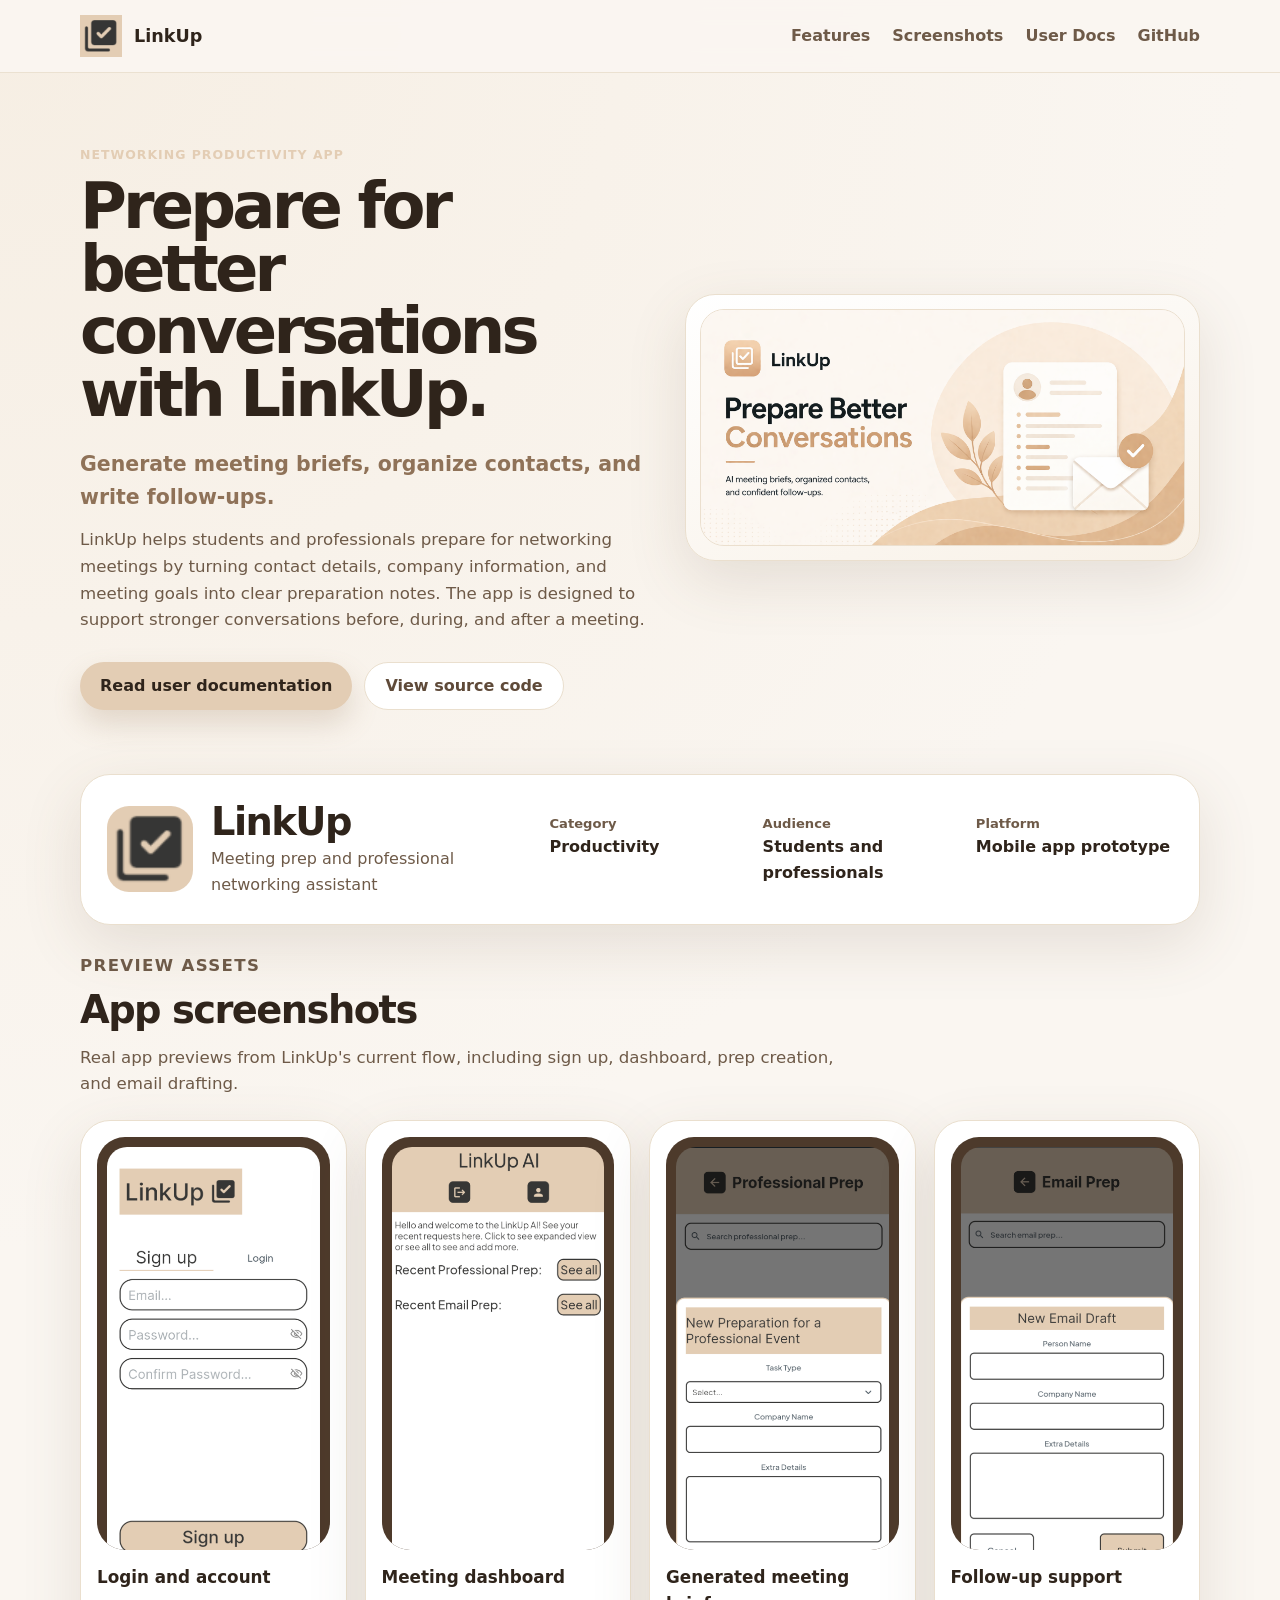
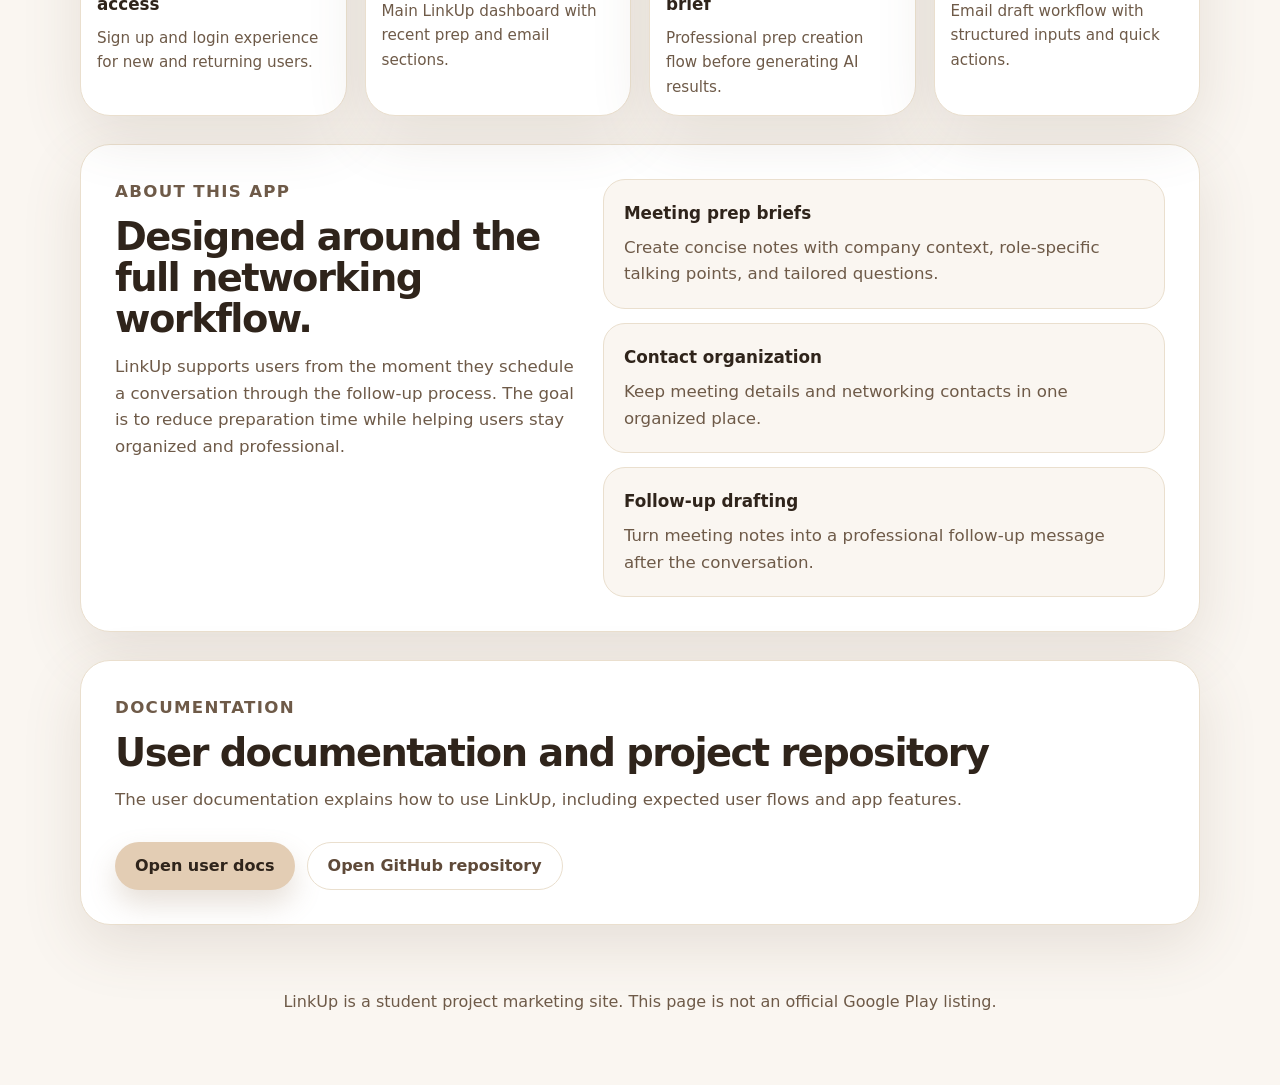
<file: index.html>
<!DOCTYPE html>
<html lang="en">
<head>
  <meta charset="UTF-8" />
  <meta name="viewport" content="width=device-width, initial-scale=1.0" />
  <meta name="description" content="LinkUp helps users prepare for networking conversations, organize contacts, and draft professional follow-ups." />
  <title>LinkUp | Meeting Prep and Networking Assistant</title>
  <link rel="stylesheet" href="style.css" />
</head>
<body>
  <header class="site-header">
    <nav class="nav">
      <a class="brand" href="#top" aria-label="LinkUp home">
        <img src="images/logo.png" alt="LinkUp app icon" />
        <span>LinkUp</span>
      </a>
      <div class="nav-links">
        <a href="#features">Features</a>
        <a href="#screenshots">Screenshots</a>
        <a href="#docs">User Docs</a>
        <a href="https://github.com/DarthPotato/LinkUp">GitHub</a>
      </div>
    </nav>
  </header>

  <main id="top">
    <section class="hero section-shell">
      <div class="hero-copy">
        <p class="eyebrow">Networking productivity app</p>
        <h1>Prepare for better conversations with LinkUp.</h1>
        <p class="short-description">Generate meeting briefs, organize contacts, and write follow-ups.</p>
        <p class="hero-body">
          LinkUp helps students and professionals prepare for networking meetings by turning contact details,
          company information, and meeting goals into clear preparation notes. The app is designed to support
          stronger conversations before, during, and after a meeting.
        </p>
        <div class="hero-actions">
          <a class="primary-button" href="userdocs/index.html">Read user documentation</a>
          <a class="secondary-button" href="https://github.com/DarthPotato/LinkUp">View source code</a>
        </div>
      </div>

      <aside class="asset-card" aria-label="Feature graphic">
        <img
          class="feature-graphic-image"
          src="images/feature-graphic.png"
          alt="LinkUp feature graphic with Prepare Better Conversations branding"
        />
      </aside>
    </section>

    <section class="listing-card section-shell" aria-labelledby="listing-title">
      <div class="app-summary">
        <img src="images/logo.png" alt="LinkUp app icon" class="app-icon" />
        <div>
          <h2 id="listing-title">LinkUp</h2>
          <p>Meeting prep and professional networking assistant</p>
        </div>
      </div>
      <dl class="metadata-grid">
        <div>
          <dt>Category</dt>
          <dd>Productivity</dd>
        </div>
        <div>
          <dt>Audience</dt>
          <dd>Students and professionals</dd>
        </div>
        <div>
          <dt>Platform</dt>
          <dd>Mobile app prototype</dd>
        </div>
      </dl>
    </section>

    <section id="screenshots" class="section-shell">
      <div class="section-heading">
        <p class="eyebrow">Preview assets</p>
        <h2>App screenshots</h2>
        <p>
          Real app previews from LinkUp's current flow, including sign up, dashboard, prep creation, and
          email drafting.
        </p>
      </div>
      <div class="screenshot-grid">
        <article class="screenshot-card">
          <div class="phone-frame"><img src="images/screenshot-login.png" alt="Login screen screenshot" /></div>
          <h3>Login and account access</h3>
          <p>Sign up and login experience for new and returning users.</p>
        </article>
        <article class="screenshot-card">
          <div class="phone-frame"><img src="images/screenshot-dashboard.png" alt="Dashboard screenshot" /></div>
          <h3>Meeting dashboard</h3>
          <p>Main LinkUp dashboard with recent prep and email sections.</p>
        </article>
        <article class="screenshot-card">
          <div class="phone-frame"><img src="images/screenshot-brief.png" alt="New meeting prep form screenshot" /></div>
          <h3>Generated meeting brief</h3>
          <p>Professional prep creation flow before generating AI results.</p>
        </article>
        <article class="screenshot-card">
          <div class="phone-frame"><img src="images/screenshot-followup.png" alt="Email draft form screenshot" /></div>
          <h3>Follow-up support</h3>
          <p>Email draft workflow with structured inputs and quick actions.</p>
        </article>
      </div>
    </section>

    <section id="features" class="section-shell split-section">
      <div>
        <p class="eyebrow">About this app</p>
        <h2>Designed around the full networking workflow.</h2>
        <p>
          LinkUp supports users from the moment they schedule a conversation through the follow-up process.
          The goal is to reduce preparation time while helping users stay organized and professional.
        </p>
      </div>
      <div class="feature-list">
        <article>
          <h3>Meeting prep briefs</h3>
          <p>Create concise notes with company context, role-specific talking points, and tailored questions.</p>
        </article>
        <article>
          <h3>Contact organization</h3>
          <p>Keep meeting details and networking contacts in one organized place.</p>
        </article>
        <article>
          <h3>Follow-up drafting</h3>
          <p>Turn meeting notes into a professional follow-up message after the conversation.</p>
        </article>
      </div>
    </section>

    <section id="docs" class="section-shell docs-section">
      <p class="eyebrow">Documentation</p>
      <h2>User documentation and project repository</h2>
      <p>
        The user documentation explains how to use LinkUp, including expected user flows and app features.
      </p>
      <div class="doc-links">
        <a class="primary-button" href="userdocs/index.html">Open user docs</a>
        <a class="secondary-button" href="https://github.com/DarthPotato/LinkUp">Open GitHub repository</a>
      </div>
    </section>

  </main>

  <footer class="footer">
    <p>LinkUp is a student project marketing site. This page is not an official Google Play listing.</p>
  </footer>
</body>
</html>
</file>
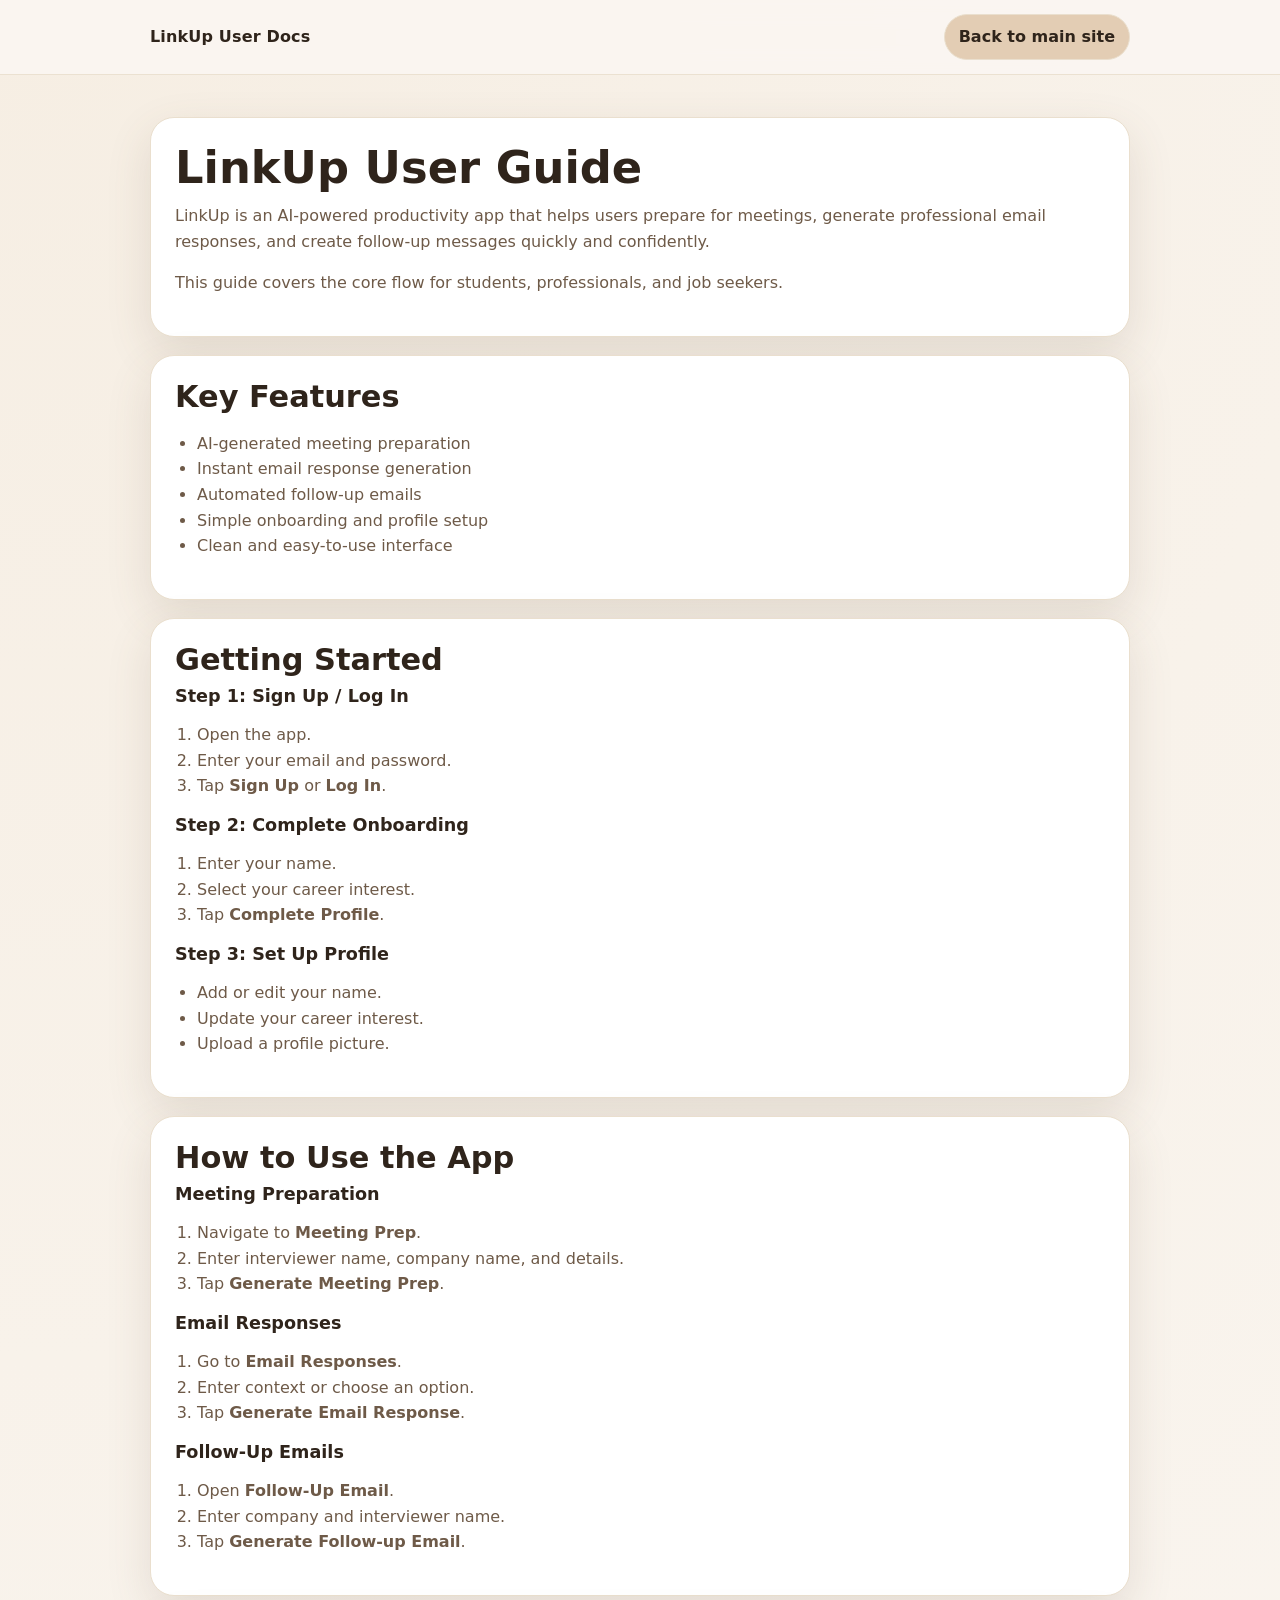
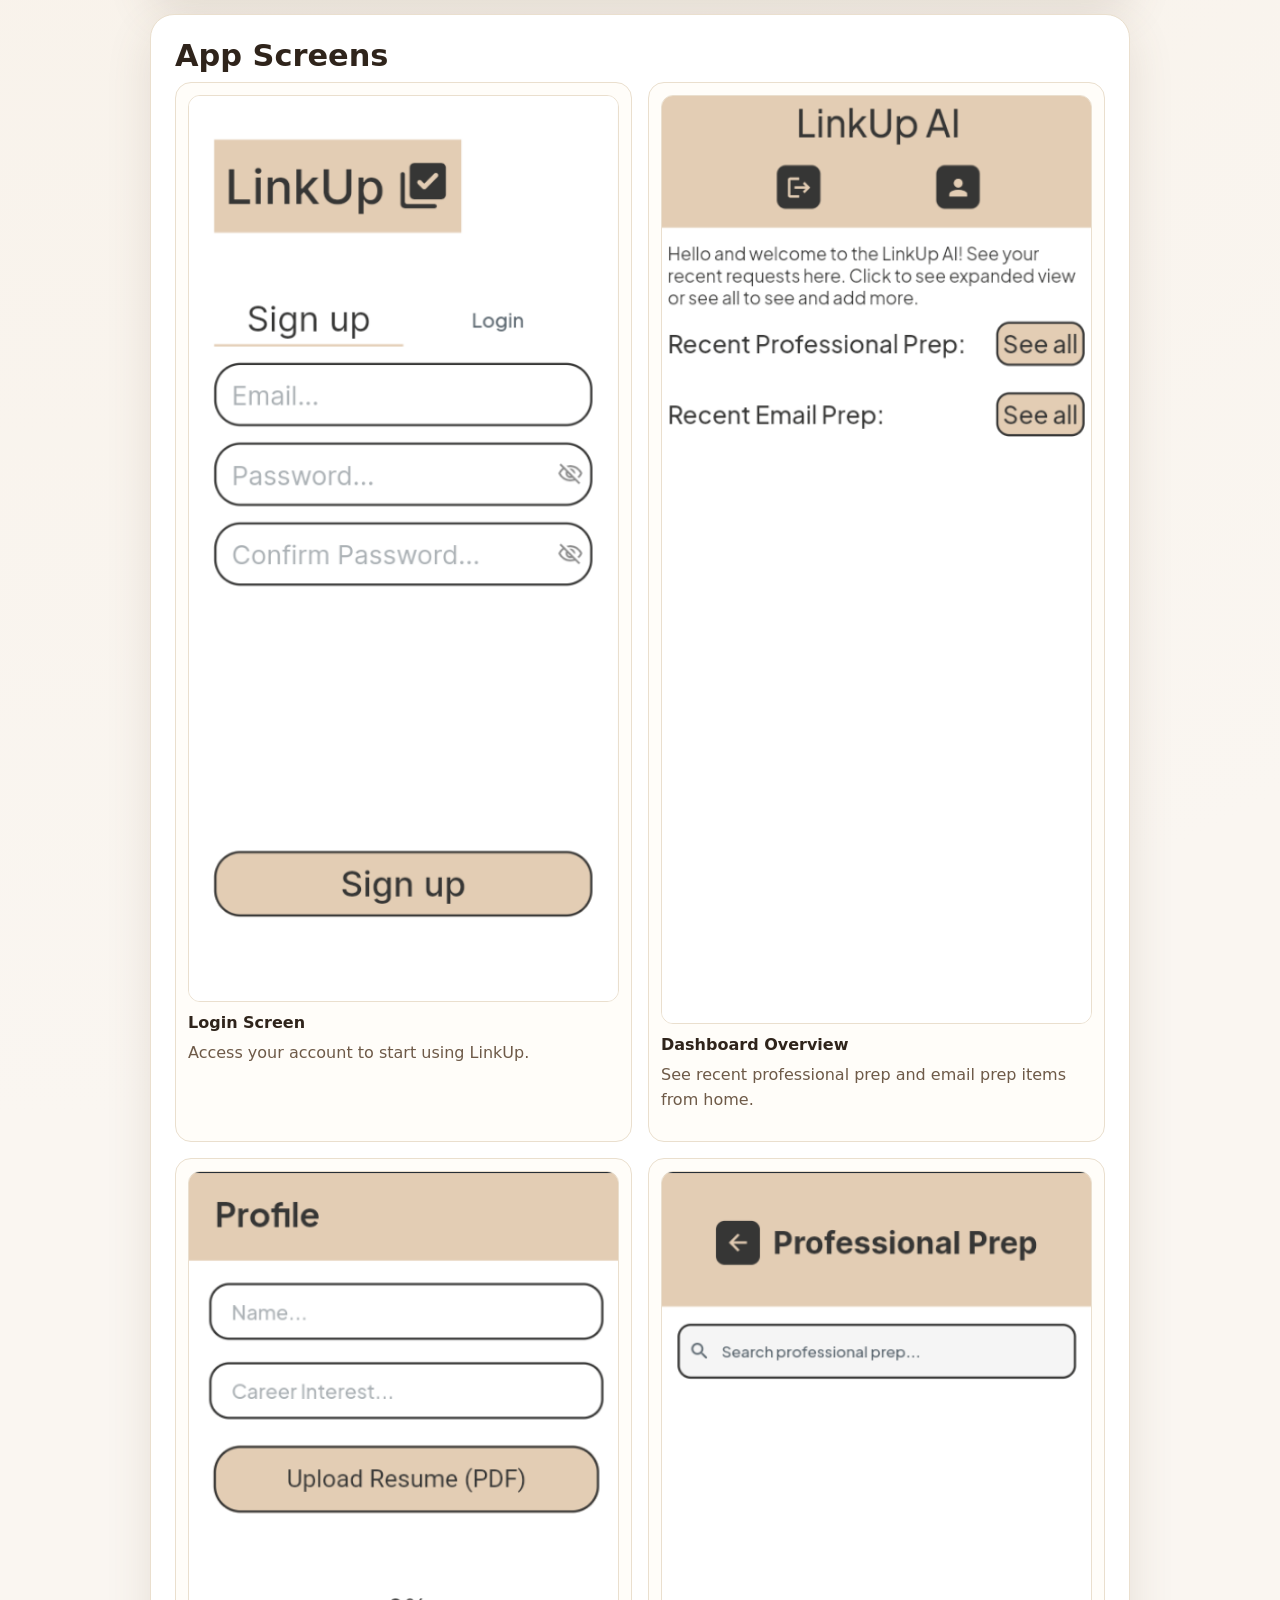
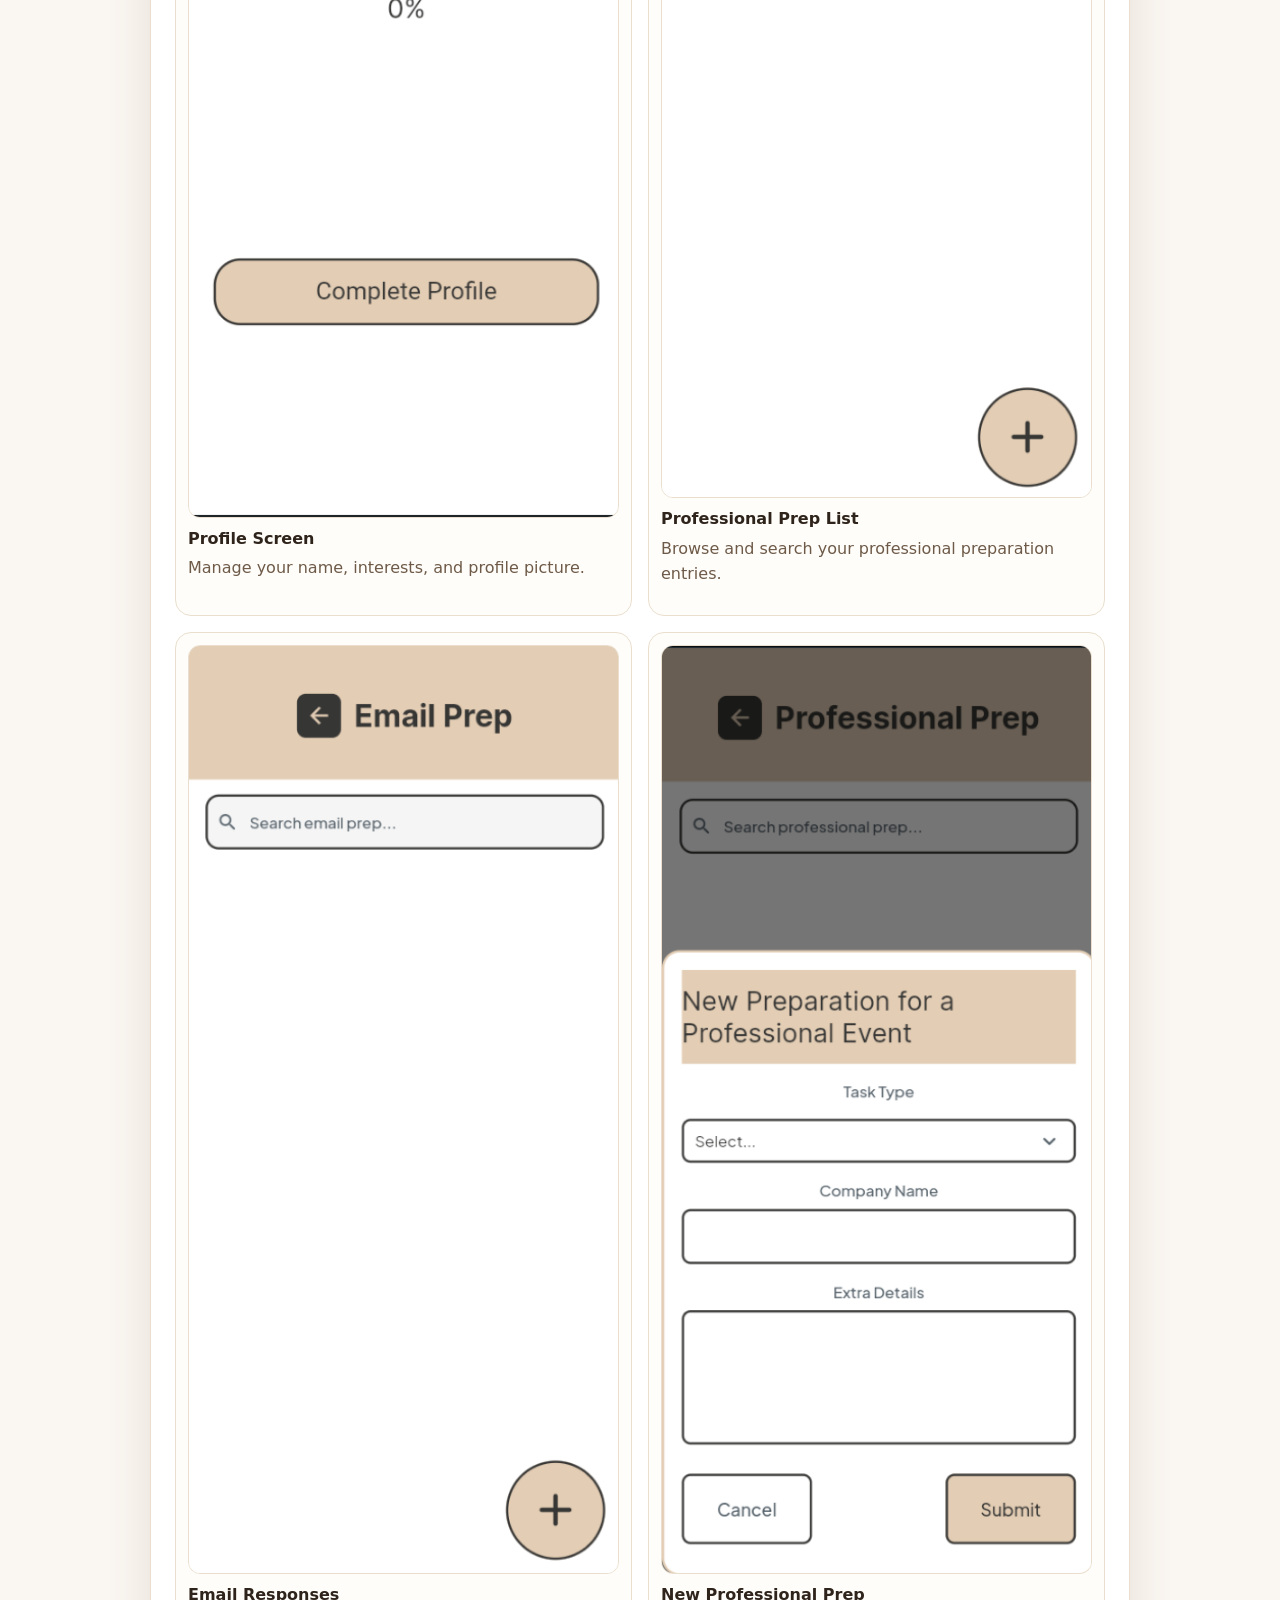
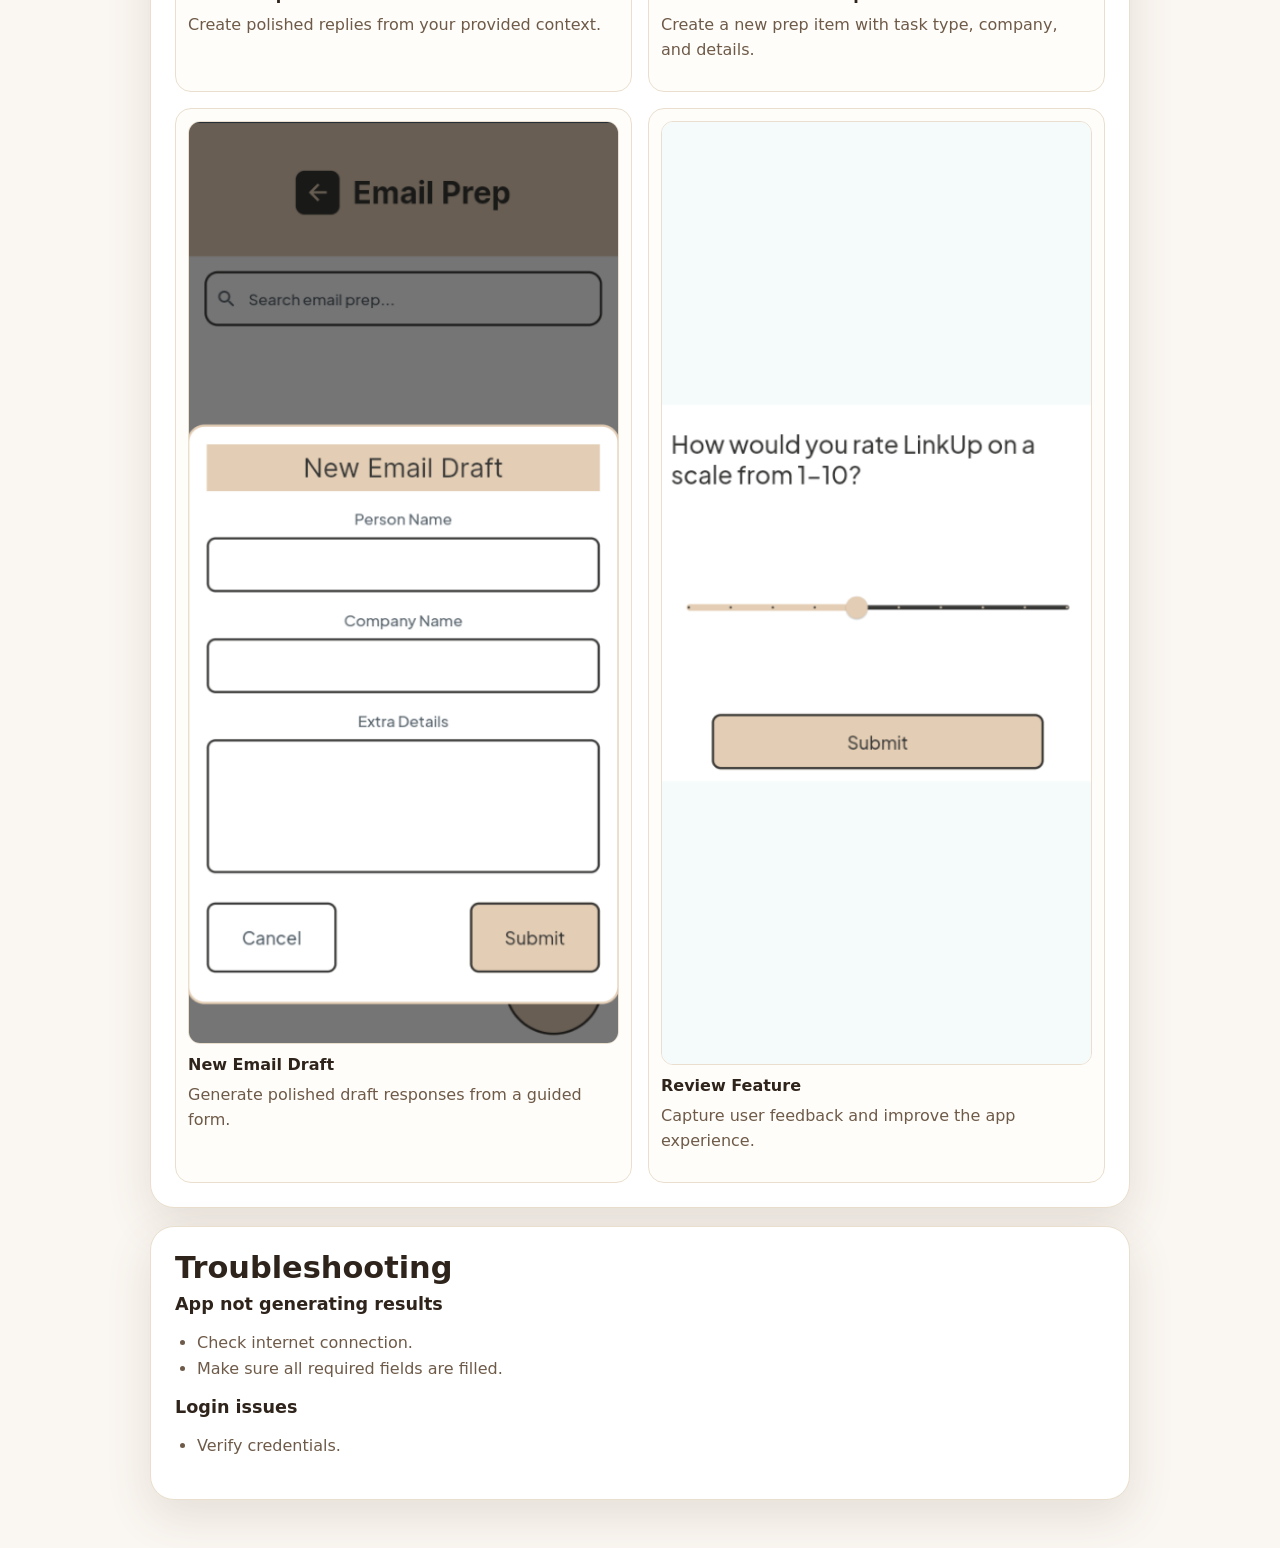
<file: userdocs/index.html>
<!DOCTYPE html>
<html lang="en">
<head>
  <meta charset="UTF-8" />
  <meta name="viewport" content="width=device-width, initial-scale=1.0" />
  <meta name="description" content="LinkUp user documentation and walkthrough." />
  <title>LinkUp User Documentation</title>
  <style>
    :root {
      --bg: #faf6f1;
      --card: #ffffff;
      --text: #2f241b;
      --muted: #6e5a48;
      --primary: #e3cdb4;
      --primary-dark: #d2b89a;
      --border: #eadfce;
      --shadow: 0 16px 45px rgba(104, 82, 61, 0.14);
    }

    * { box-sizing: border-box; }

    body {
      margin: 0;
      font-family: Inter, ui-sans-serif, system-ui, -apple-system, BlinkMacSystemFont, "Segoe UI", sans-serif;
      color: var(--text);
      background: radial-gradient(circle at top left, #f6eee3 0, transparent 42%), var(--bg);
      line-height: 1.6;
    }

    .shell {
      width: min(980px, calc(100% - 32px));
      margin: 0 auto;
      padding: 24px 0 48px;
    }

    .top-nav {
      position: sticky;
      top: 0;
      z-index: 10;
      background: rgba(250, 246, 241, 0.92);
      border-bottom: 1px solid rgba(234, 223, 206, 0.9);
      backdrop-filter: blur(12px);
    }

    .top-nav .shell {
      padding: 14px 0;
      display: flex;
      justify-content: space-between;
      align-items: center;
      gap: 12px;
    }

    .brand {
      font-weight: 800;
      letter-spacing: 0.01em;
    }

    .back-link {
      text-decoration: none;
      padding: 9px 14px;
      border-radius: 999px;
      background: var(--primary);
      color: var(--text);
      font-weight: 700;
      border: 1px solid var(--border);
    }

    .hero,
    .section {
      background: var(--card);
      border: 1px solid var(--border);
      border-radius: 24px;
      box-shadow: var(--shadow);
      padding: 24px;
      margin-top: 18px;
    }

    h1, h2, h3 { margin-top: 0; line-height: 1.15; }
    h1 { font-size: clamp(2rem, 4vw, 2.8rem); margin-bottom: 10px; }
    h2 { font-size: clamp(1.4rem, 2.4vw, 1.9rem); margin-bottom: 8px; }
    h3 { font-size: 1.1rem; margin-bottom: 6px; }
    p { margin-top: 0; color: var(--muted); }
    ul, ol { padding-left: 22px; color: var(--muted); }

    .grid {
      display: grid;
      grid-template-columns: repeat(2, minmax(0, 1fr));
      gap: 16px;
    }

    .shot {
      background: #fffdf9;
      border: 1px solid var(--border);
      border-radius: 16px;
      padding: 12px;
    }

    .shot img {
      width: 100%;
      border-radius: 12px;
      border: 1px solid var(--border);
      margin-bottom: 8px;
      display: block;
    }

    .shot strong {
      display: block;
      margin-bottom: 4px;
      color: var(--text);
    }

    @media (max-width: 760px) {
      .grid { grid-template-columns: 1fr; }
      .top-nav .shell { flex-direction: column; align-items: flex-start; }
    }
  </style>
</head>
<body>
  <header class="top-nav">
    <div class="shell">
      <div class="brand">LinkUp User Docs</div>
      <a class="back-link" href="../index.html">Back to main site</a>
    </div>
  </header>

  <main class="shell">
    <section class="hero">
      <h1>LinkUp User Guide</h1>
      <p>
        LinkUp is an AI-powered productivity app that helps users prepare for meetings, generate professional
        email responses, and create follow-up messages quickly and confidently.
      </p>
      <p>
        This guide covers the core flow for students, professionals, and job seekers.
      </p>
    </section>

    <section class="section">
      <h2>Key Features</h2>
      <ul>
        <li>AI-generated meeting preparation</li>
        <li>Instant email response generation</li>
        <li>Automated follow-up emails</li>
        <li>Simple onboarding and profile setup</li>
        <li>Clean and easy-to-use interface</li>
      </ul>
    </section>

    <section class="section">
      <h2>Getting Started</h2>
      <h3>Step 1: Sign Up / Log In</h3>
      <ol>
        <li>Open the app.</li>
        <li>Enter your email and password.</li>
        <li>Tap <strong>Sign Up</strong> or <strong>Log In</strong>.</li>
      </ol>

      <h3>Step 2: Complete Onboarding</h3>
      <ol>
        <li>Enter your name.</li>
        <li>Select your career interest.</li>
        <li>Tap <strong>Complete Profile</strong>.</li>
      </ol>

      <h3>Step 3: Set Up Profile</h3>
      <ul>
        <li>Add or edit your name.</li>
        <li>Update your career interest.</li>
        <li>Upload a profile picture.</li>
      </ul>
    </section>

    <section class="section">
      <h2>How to Use the App</h2>
      <h3>Meeting Preparation</h3>
      <ol>
        <li>Navigate to <strong>Meeting Prep</strong>.</li>
        <li>Enter interviewer name, company name, and details.</li>
        <li>Tap <strong>Generate Meeting Prep</strong>.</li>
      </ol>

      <h3>Email Responses</h3>
      <ol>
        <li>Go to <strong>Email Responses</strong>.</li>
        <li>Enter context or choose an option.</li>
        <li>Tap <strong>Generate Email Response</strong>.</li>
      </ol>

      <h3>Follow-Up Emails</h3>
      <ol>
        <li>Open <strong>Follow-Up Email</strong>.</li>
        <li>Enter company and interviewer name.</li>
        <li>Tap <strong>Generate Follow-up Email</strong>.</li>
      </ol>
    </section>

    <section class="section">
      <h2>App Screens</h2>
      <div class="grid">
        <article class="shot">
          <img src="loginscreen.png" alt="Login screen" />
          <strong>Login Screen</strong>
          <p>Access your account to start using LinkUp.</p>
        </article>
        <article class="shot">
          <img src="meetingdetails.png" alt="Dashboard overview screen" />
          <strong>Dashboard Overview</strong>
          <p>See recent professional prep and email prep items from home.</p>
        </article>
        <article class="shot">
          <img src="profilescreen.png" alt="Profile screen" />
          <strong>Profile Screen</strong>
          <p>Manage your name, interests, and profile picture.</p>
        </article>
        <article class="shot">
          <img src="meetingscreen.png" alt="Meeting prep screen" />
          <strong>Professional Prep List</strong>
          <p>Browse and search your professional preparation entries.</p>
        </article>
        <article class="shot">
          <img src="emailresponsescreen.png" alt="Email response screen" />
          <strong>Email Responses</strong>
          <p>Create polished replies from your provided context.</p>
        </article>
        <article class="shot">
          <img src="newmeeting.png" alt="New professional prep form" />
          <strong>New Professional Prep</strong>
          <p>Create a new prep item with task type, company, and details.</p>
        </article>
        <article class="shot">
          <img src="emailresposne2.png" alt="New email draft form" />
          <strong>New Email Draft</strong>
          <p>Generate polished draft responses from a guided form.</p>
        </article>
        <article class="shot">
          <img src="reviewwidget.png" alt="Review feature screen" />
          <strong>Review Feature</strong>
          <p>Capture user feedback and improve the app experience.</p>
        </article>
      </div>
    </section>

    <section class="section">
      <h2>Troubleshooting</h2>
      <h3>App not generating results</h3>
      <ul>
        <li>Check internet connection.</li>
        <li>Make sure all required fields are filled.</li>
      </ul>
      <h3>Login issues</h3>
      <ul>
        <li>Verify credentials.</li>
      </ul>
    </section>
  </main>
</body>
</html>
</file>
<file: style.css>
:root {
  --bg: #faf6f1;
  --card: #ffffff;
  --text: #2f241b;
  --muted: #6e5a48;
  --primary: #e3cdb4;
  --primary-dark: #d2b89a;
  --accent: #f4ecdf;
  --border: #eadfce;
  --shadow: 0 20px 60px rgba(104, 82, 61, 0.14);
}

* { box-sizing: border-box; }
html { scroll-behavior: smooth; }
body {
  margin: 0;
  font-family: Inter, ui-sans-serif, system-ui, -apple-system, BlinkMacSystemFont, "Segoe UI", sans-serif;
  color: var(--text);
  background: radial-gradient(circle at top left, #f6eee3 0, transparent 42%), var(--bg);
  line-height: 1.6;
}

a { color: inherit; text-decoration: none; }
img { max-width: 100%; display: block; }

.site-header {
  position: sticky;
  top: 0;
  z-index: 10;
  background: rgba(250, 246, 241, 0.92);
  backdrop-filter: blur(14px);
  border-bottom: 1px solid rgba(234, 223, 206, 0.9);
}

.nav {
  width: min(1120px, calc(100% - 32px));
  margin: 0 auto;
  height: 72px;
  display: flex;
  align-items: center;
  justify-content: space-between;
  gap: 24px;
}

.brand { display: inline-flex; align-items: center; gap: 12px; font-weight: 800; font-size: 1.1rem; }
.brand img { width: 42px; height: 42px; }
.nav-links { display: flex; align-items: center; gap: 22px; color: var(--muted); font-weight: 650; }
.nav-links a:hover { color: var(--primary); }

.section-shell { width: min(1120px, calc(100% - 32px)); margin: 0 auto 28px; }
.hero { display: grid; grid-template-columns: 1.05fr 0.95fr; gap: 36px; align-items: center; padding: 72px 0 36px; }
.eyebrow { margin: 0 0 10px; color: var(--primary); font-weight: 800; letter-spacing: 0.08em; text-transform: uppercase; font-size: 0.78rem; }
h1, h2, h3, p { margin-top: 0; }
h1 { font-size: clamp(2.6rem, 5vw, 5.1rem); line-height: 0.98; letter-spacing: -0.06em; margin-bottom: 22px; }
h2 { font-size: clamp(1.8rem, 3vw, 2.7rem); line-height: 1.08; letter-spacing: -0.04em; margin-bottom: 14px; }
h3 { font-size: 1.05rem; margin-bottom: 8px; }
.short-description { font-size: 1.28rem; font-weight: 750; color: #8f7258; margin-bottom: 14px; }
.hero-body, .section-heading p, .split-section p, .docs-section p { color: var(--muted); font-size: 1.04rem; }

.hero-actions, .doc-links { display: flex; flex-wrap: wrap; gap: 12px; margin-top: 28px; }
.primary-button, .secondary-button { display: inline-flex; align-items: center; justify-content: center; min-height: 48px; padding: 0 20px; border-radius: 999px; font-weight: 800; }
.primary-button { background: var(--primary); color: #2f241b; box-shadow: 0 14px 28px rgba(156, 127, 95, 0.24); }
.primary-button:hover { background: var(--primary-dark); }
.secondary-button { background: #ffffff; border: 1px solid var(--border); color: #5f4a39; }

.asset-card, .listing-card, .screenshot-card, .split-section, .docs-section, .compliance-note { background: var(--card); border: 1px solid var(--border); box-shadow: var(--shadow); border-radius: 30px; }
.asset-card { padding: 14px; background: linear-gradient(160deg, #ffffff, #f8f1e7); }
.feature-graphic-image {
  width: 100%;
  aspect-ratio: 1024 / 500;
  object-fit: cover;
  border-radius: 24px;
  border: 1px solid #ebdfce;
}

.listing-card { padding: 26px; display: flex; justify-content: space-between; gap: 24px; align-items: center; }
.app-summary { display: flex; gap: 18px; align-items: center; }
.app-icon { width: 86px; height: 86px; border-radius: 22px; }
.app-summary h2 { margin-bottom: 4px; }
.app-summary p { margin: 0; color: var(--muted); }
.metadata-grid { display: grid; grid-template-columns: repeat(3, minmax(110px, 1fr)); gap: 16px; margin: 0; min-width: 420px; }
dt { color: var(--muted); font-weight: 700; font-size: 0.82rem; }
dd { margin: 0; font-weight: 850; }

.section-heading { max-width: 760px; margin-bottom: 22px; }
.screenshot-grid { display: grid; grid-template-columns: repeat(4, 1fr); gap: 18px; }
.screenshot-card { padding: 16px; }
.phone-frame { background: #4d3a2b; border-radius: 28px; padding: 10px; aspect-ratio: 9 / 16; display: grid; place-items: center; overflow: hidden; }
.phone-frame img { width: 100%; height: 100%; object-fit: cover; border-radius: 20px; }
.screenshot-card h3 { margin-top: 14px; }
.screenshot-card p { color: var(--muted); font-size: 0.95rem; margin-bottom: 0; }

.split-section { display: grid; grid-template-columns: 0.9fr 1.1fr; gap: 28px; padding: 34px; align-items: start; }
.feature-list { display: grid; gap: 14px; }
.feature-list article { background: var(--bg); border: 1px solid var(--border); border-radius: 22px; padding: 20px; }
.feature-list p { margin-bottom: 0; }
.docs-section, .compliance-note { padding: 34px; }
.compliance-note ul { margin-bottom: 0; color: #5e4b3a; }
.footer { text-align: center; color: var(--muted); padding: 36px 16px 54px; }

@media (max-width: 900px) {
  .hero, .split-section { grid-template-columns: 1fr; }
  .listing-card { align-items: flex-start; flex-direction: column; }
  .metadata-grid { min-width: 0; width: 100%; }
  .screenshot-grid { grid-template-columns: repeat(2, 1fr); }
}

@media (max-width: 640px) {
  .nav { height: auto; padding: 14px 0; align-items: flex-start; flex-direction: column; }
  .nav-links { flex-wrap: wrap; gap: 12px 18px; }
  .hero { padding-top: 42px; }
  .screenshot-grid, .metadata-grid { grid-template-columns: 1fr; }
}
</file>
